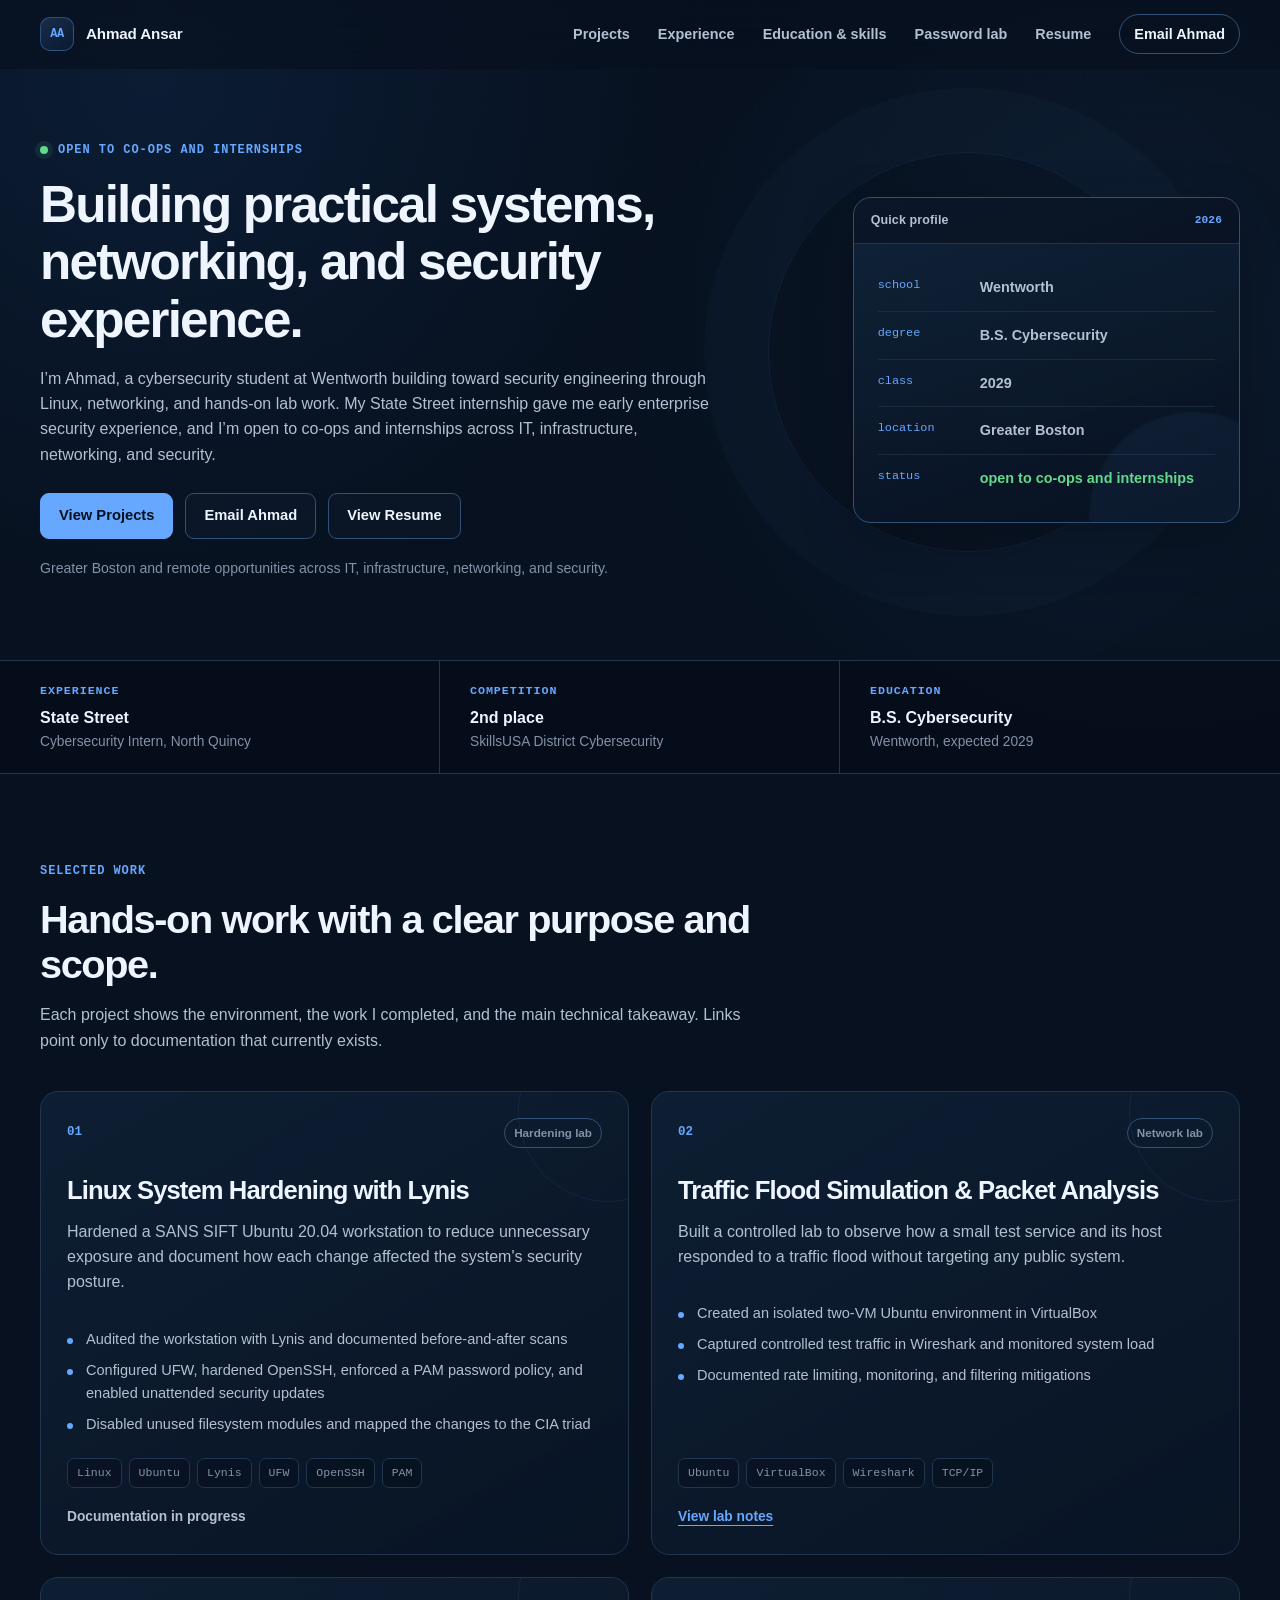
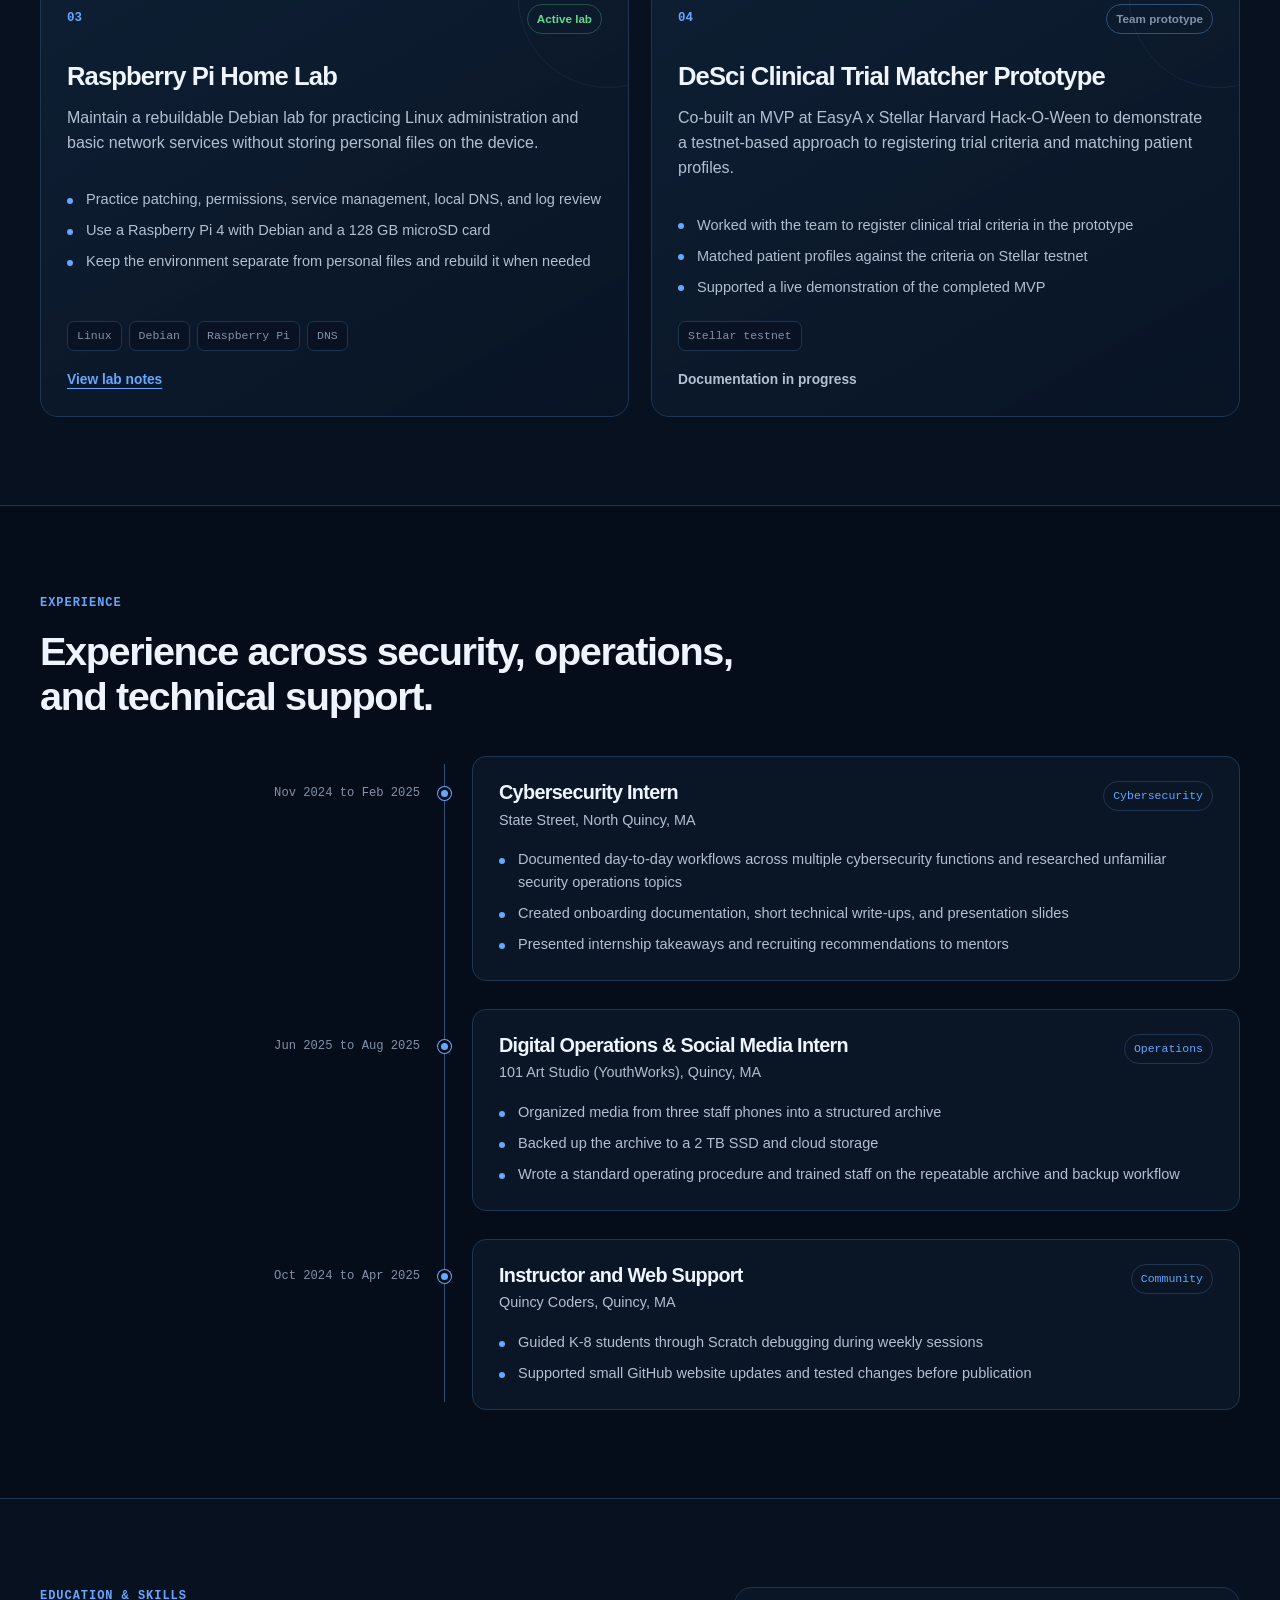
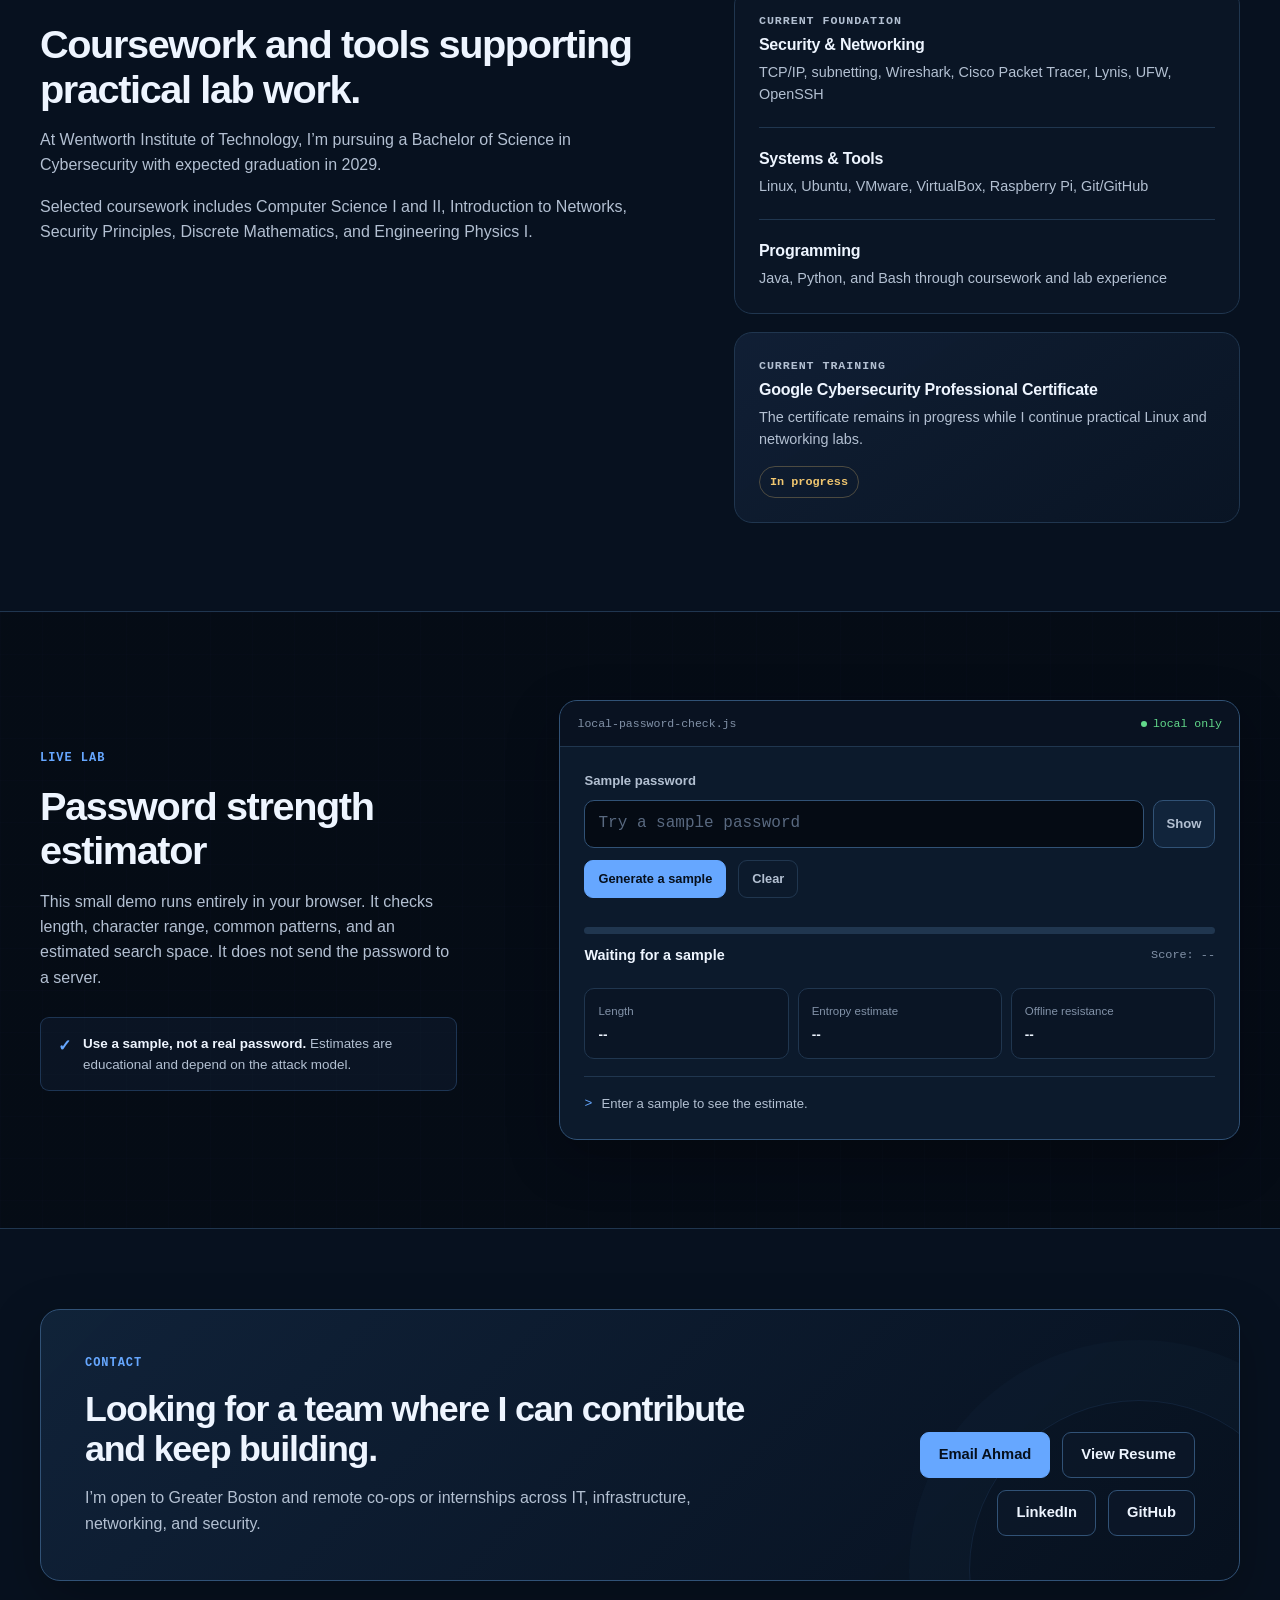
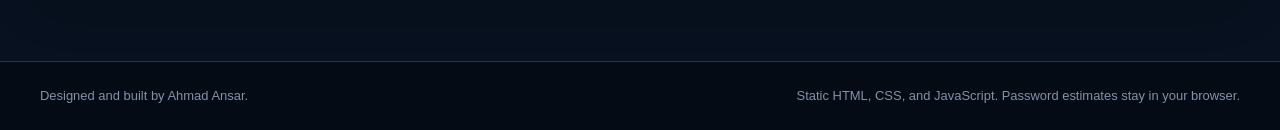
<file: index.html>
<!DOCTYPE html>
<html lang="en">
<head>
  <meta charset="utf-8">
  <meta name="viewport" content="width=device-width, initial-scale=1">
  <meta name="description" content="Ahmad Ansar is a Wentworth cybersecurity student building practical experience through Linux, networking, security labs, and early enterprise security work.">
  <meta name="author" content="Ahmad Ansar">
  <meta name="robots" content="index, follow">
  <meta name="referrer" content="strict-origin-when-cross-origin">
  <meta name="theme-color" content="#07111f">
  <meta name="color-scheme" content="dark">
  <meta property="og:title" content="Ahmad Ansar | Cybersecurity Student">
  <meta property="og:description" content="Building practical systems, networking, and security experience at Wentworth Institute of Technology.">
  <meta property="og:type" content="website">
  <meta property="og:url" content="https://ahmadansar.me/">
  <meta property="og:site_name" content="Ahmad Ansar">
  <meta property="og:locale" content="en_US">
  <meta property="og:image" content="https://ahmadansar.me/og-image.png">
  <meta property="og:image:width" content="1200">
  <meta property="og:image:height" content="630">
  <meta property="og:image:alt" content="Ahmad Ansar. Cybersecurity student at Wentworth. Linux, networking and security projects.">
  <meta name="twitter:card" content="summary_large_image">
  <meta name="twitter:title" content="Ahmad Ansar | Cybersecurity Student">
  <meta name="twitter:description" content="Building practical systems, networking, and security experience at Wentworth Institute of Technology.">
  <meta name="twitter:image" content="https://ahmadansar.me/og-image.png">
  <meta name="twitter:image:alt" content="Ahmad Ansar. Cybersecurity student at Wentworth. Linux, networking and security projects.">
  <link rel="canonical" href="https://ahmadansar.me/">
  <link rel="icon" href="/favicon.svg" type="image/svg+xml">
  <link rel="stylesheet" href="/styles.css">
  <script src="/app.js" defer></script>
  <title>Ahmad Ansar | Cybersecurity Student</title>
</head>
<body>
  <a class="skip-link" href="#main">Skip to main content</a>

  <header class="site-header" data-header>
    <div class="shell nav-wrap">
      <a class="brand" href="#top" aria-label="Ahmad Ansar, home">
        <span class="brand-mark" aria-hidden="true">AA</span>
        <span>Ahmad Ansar</span>
      </a>

      <button class="menu-button" type="button" aria-expanded="false" aria-controls="site-nav" data-menu-button>
        <span class="sr-only" data-menu-label>Open navigation</span>
        <span aria-hidden="true"></span>
        <span aria-hidden="true"></span>
      </button>

      <nav id="site-nav" class="site-nav" aria-label="Primary navigation" data-menu>
        <a href="#work">Projects</a>
        <a href="#experience">Experience</a>
        <a href="#about">Education &amp; skills</a>
        <a href="#lab">Password lab</a>
        <a href="/Ahmad_Ansar_Resume_Public.pdf">Resume</a>
        <!--email_off--><a class="nav-contact" href="mailto:ahmad@ahmadansar.me">Email Ahmad</a><!--/email_off-->
      </nav>
    </div>
  </header>

  <main id="main">
    <section class="hero" id="top" aria-labelledby="hero-title">
      <div class="hero-grid" aria-hidden="true"></div>
      <div class="shell hero-layout">
        <div class="hero-copy reveal">
          <p class="eyebrow"><span class="status-dot"></span> Open to co-ops and internships</p>
          <h1 id="hero-title">Building practical systems, networking, and security experience.</h1>
          <p class="hero-text">
            I’m Ahmad, a cybersecurity student at Wentworth building toward security engineering through Linux, networking, and hands-on lab work. My State Street internship gave me early enterprise security experience, and I’m open to co-ops and internships across IT, infrastructure, networking, and security.
          </p>
          <div class="hero-actions">
            <a class="button button-primary" href="#work">View Projects</a>
            <!--email_off--><a class="button button-secondary" href="mailto:ahmad@ahmadansar.me">Email Ahmad</a><!--/email_off-->
            <a class="button button-secondary" href="/Ahmad_Ansar_Resume_Public.pdf">View Resume</a>
          </div>
          <p class="role-note">Greater Boston and remote opportunities across IT, infrastructure, networking, and security.</p>
        </div>

        <aside class="snapshot reveal" aria-label="Student profile summary">
          <div class="snapshot-header">
            <span>Quick profile</span>
            <span>2026</span>
          </div>
          <dl class="snapshot-list">
            <div>
              <dt>school</dt>
              <dd>Wentworth</dd>
            </div>
            <div>
              <dt>degree</dt>
              <dd>B.S. Cybersecurity</dd>
            </div>
            <div>
              <dt>class</dt>
              <dd>2029</dd>
            </div>
            <div>
              <dt>location</dt>
              <dd>Greater Boston</dd>
            </div>
            <div>
              <dt>status</dt>
              <dd class="available">open to co-ops and internships</dd>
            </div>
          </dl>
        </aside>
      </div>
    </section>

    <section class="proof-strip" aria-label="Highlights">
      <div class="shell proof-grid">
        <div>
          <span class="proof-label">Experience</span>
          <strong>State Street</strong>
          <span>Cybersecurity Intern, North Quincy</span>
        </div>
        <div>
          <span class="proof-label">Competition</span>
          <strong>2nd place</strong>
          <span>SkillsUSA District Cybersecurity</span>
        </div>
        <div>
          <span class="proof-label">Education</span>
          <strong>B.S. Cybersecurity</strong>
          <span>Wentworth, expected 2029</span>
        </div>
      </div>
    </section>

    <section class="section" id="work" aria-labelledby="work-title">
      <div class="shell">
        <div class="section-heading reveal">
          <p class="section-kicker">Selected work</p>
          <h2 id="work-title">Hands-on work with a clear purpose and scope.</h2>
          <p>Each project shows the environment, the work I completed, and the main technical takeaway. Links point only to documentation that currently exists.</p>
        </div>

        <div class="project-grid">
          <article class="project-card reveal">
            <div class="project-topline">
              <span class="project-number">01</span>
              <span class="project-state">Hardening lab</span>
            </div>
            <h3>Linux System Hardening with Lynis</h3>
            <p>Hardened a SANS SIFT Ubuntu 20.04 workstation to reduce unnecessary exposure and document how each change affected the system's security posture.</p>
            <ul class="detail-list">
              <li>Audited the workstation with Lynis and documented before-and-after scans</li>
              <li>Configured UFW, hardened OpenSSH, enforced a PAM password policy, and enabled unattended security updates</li>
              <li>Disabled unused filesystem modules and mapped the changes to the CIA triad</li>
            </ul>
            <ul class="tag-row" aria-label="Tools used">
              <li>Linux</li><li>Ubuntu</li><li>Lynis</li><li>UFW</li><li>OpenSSH</li><li>PAM</li>
            </ul>
            <p class="project-evidence project-evidence-muted">Documentation in progress</p>
          </article>

          <article class="project-card reveal">
            <div class="project-topline">
              <span class="project-number">02</span>
              <span class="project-state">Network lab</span>
            </div>
            <h3>Traffic Flood Simulation &amp; Packet Analysis</h3>
            <p>Built a controlled lab to observe how a small test service and its host responded to a traffic flood without targeting any public system.</p>
            <ul class="detail-list">
              <li>Created an isolated two-VM Ubuntu environment in VirtualBox</li>
              <li>Captured controlled test traffic in Wireshark and monitored system load</li>
              <li>Documented rate limiting, monitoring, and filtering mitigations</li>
            </ul>
            <ul class="tag-row" aria-label="Tools used">
              <li>Ubuntu</li><li>VirtualBox</li><li>Wireshark</li><li>TCP/IP</li>
            </ul>
            <a class="project-evidence" href="https://github.com/ahmad-ansar/traffic-flood-lab" target="_blank" rel="noopener noreferrer">View lab notes</a>
          </article>

          <article class="project-card reveal">
            <div class="project-topline">
              <span class="project-number">03</span>
              <span class="project-state active">Active lab</span>
            </div>
            <h3>Raspberry Pi Home Lab</h3>
            <p>Maintain a rebuildable Debian lab for practicing Linux administration and basic network services without storing personal files on the device.</p>
            <ul class="detail-list">
              <li>Practice patching, permissions, service management, local DNS, and log review</li>
              <li>Use a Raspberry Pi 4 with Debian and a 128 GB microSD card</li>
              <li>Keep the environment separate from personal files and rebuild it when needed</li>
            </ul>
            <ul class="tag-row" aria-label="Tools used">
              <li>Linux</li><li>Debian</li><li>Raspberry Pi</li><li>DNS</li>
            </ul>
            <a class="project-evidence" href="https://github.com/ahmad-ansar/raspberry-pi-homelab" target="_blank" rel="noopener noreferrer">View lab notes</a>
          </article>

          <article class="project-card reveal">
            <div class="project-topline">
              <span class="project-number">04</span>
              <span class="project-state">Team prototype</span>
            </div>
            <h3>DeSci Clinical Trial Matcher Prototype</h3>
            <p>Co-built an MVP at EasyA x Stellar Harvard Hack-O-Ween to demonstrate a testnet-based approach to registering trial criteria and matching patient profiles.</p>
            <ul class="detail-list">
              <li>Worked with the team to register clinical trial criteria in the prototype</li>
              <li>Matched patient profiles against the criteria on Stellar testnet</li>
              <li>Supported a live demonstration of the completed MVP</li>
            </ul>
            <ul class="tag-row" aria-label="Tools used">
              <li>Stellar testnet</li>
            </ul>
            <p class="project-evidence project-evidence-muted">Documentation in progress</p>
          </article>
        </div>
      </div>
    </section>

    <section class="section section-muted" id="experience" aria-labelledby="experience-title">
      <div class="shell">
        <div class="section-heading reveal">
          <p class="section-kicker">Experience</p>
          <h2 id="experience-title">Experience across security, operations, and technical support.</h2>
        </div>

        <div class="timeline">
          <article class="timeline-item reveal">
            <div class="timeline-marker" aria-hidden="true"></div>
            <div class="timeline-date">Nov 2024 to Feb 2025</div>
            <div class="timeline-card">
              <div class="timeline-heading">
                <div>
                  <h3>Cybersecurity Intern</h3>
                  <p>State Street, North Quincy, MA</p>
                </div>
                <span>Cybersecurity</span>
              </div>
              <ul class="detail-list">
                <li>Documented day-to-day workflows across multiple cybersecurity functions and researched unfamiliar security operations topics</li>
                <li>Created onboarding documentation, short technical write-ups, and presentation slides</li>
                <li>Presented internship takeaways and recruiting recommendations to mentors</li>
              </ul>
            </div>
          </article>

          <article class="timeline-item reveal">
            <div class="timeline-marker" aria-hidden="true"></div>
            <div class="timeline-date">Jun 2025 to Aug 2025</div>
            <div class="timeline-card">
              <div class="timeline-heading">
                <div>
                  <h3>Digital Operations &amp; Social Media Intern</h3>
                  <p>101 Art Studio (YouthWorks), Quincy, MA</p>
                </div>
                <span>Operations</span>
              </div>
              <ul class="detail-list">
                <li>Organized media from three staff phones into a structured archive</li>
                <li>Backed up the archive to a 2 TB SSD and cloud storage</li>
                <li>Wrote a standard operating procedure and trained staff on the repeatable archive and backup workflow</li>
              </ul>
            </div>
          </article>

          <article class="timeline-item reveal">
            <div class="timeline-marker" aria-hidden="true"></div>
            <div class="timeline-date">Oct 2024 to Apr 2025</div>
            <div class="timeline-card">
              <div class="timeline-heading">
                <div>
                  <h3>Instructor and Web Support</h3>
                  <p>Quincy Coders, Quincy, MA</p>
                </div>
                <span>Community</span>
              </div>
              <ul class="detail-list">
                <li>Guided K-8 students through Scratch debugging during weekly sessions</li>
                <li>Supported small GitHub website updates and tested changes before publication</li>
              </ul>
            </div>
          </article>
        </div>
      </div>
    </section>

    <section class="section" id="about" aria-labelledby="about-title">
      <div class="shell about-layout">
        <div class="section-heading reveal">
          <p class="section-kicker">Education &amp; skills</p>
          <h2 id="about-title">Coursework and tools supporting practical lab work.</h2>
          <p>At Wentworth Institute of Technology, I’m pursuing a Bachelor of Science in Cybersecurity with expected graduation in 2029.</p>
          <p>Selected coursework includes Computer Science I and II, Introduction to Networks, Security Principles, Discrete Mathematics, and Engineering Physics I.</p>
        </div>

        <div class="about-panels">
          <article class="info-panel reveal">
            <p class="panel-label">Current foundation</p>
            <div class="skill-groups">
              <div>
                <h3>Security &amp; Networking</h3>
                <p>TCP/IP, subnetting, Wireshark, Cisco Packet Tracer, Lynis, UFW, OpenSSH</p>
              </div>
              <div>
                <h3>Systems &amp; Tools</h3>
                <p>Linux, Ubuntu, VMware, VirtualBox, Raspberry Pi, Git/GitHub</p>
              </div>
              <div>
                <h3>Programming</h3>
                <p>Java, Python, and Bash through coursework and lab experience</p>
              </div>
            </div>
          </article>

          <article class="info-panel focus-panel reveal">
            <p class="panel-label">Current training</p>
            <h3>Google Cybersecurity Professional Certificate</h3>
            <p>The certificate remains in progress while I continue practical Linux and networking labs.</p>
            <span class="status-label">In progress</span>
          </article>
        </div>
      </div>
    </section>

    <section class="section section-lab" id="lab" aria-labelledby="lab-title">
      <div class="shell lab-layout">
        <div class="lab-copy reveal">
          <p class="section-kicker">Live lab</p>
          <h2 id="lab-title">Password strength estimator</h2>
          <p>This small demo runs entirely in your browser. It checks length, character range, common patterns, and an estimated search space. It does not send the password to a server.</p>
          <div class="privacy-note">
            <span aria-hidden="true">✓</span>
            <p id="password-privacy-note"><strong>Use a sample, not a real password.</strong> Estimates are educational and depend on the attack model.</p>
          </div>
        </div>

        <div class="analyzer reveal" data-analyzer>
          <div class="analyzer-bar">
            <span>local-password-check.js</span>
            <span class="local-badge"><span></span> local only</span>
          </div>
          <div class="analyzer-body">
            <label for="password-input">Sample password</label>
            <div class="password-row">
              <input id="password-input" type="password" autocomplete="off" autocapitalize="none" autocorrect="off" spellcheck="false" maxlength="128" aria-autocomplete="none" aria-describedby="password-privacy-note" placeholder="Try a sample password" data-password-input data-private-input>
              <button type="button" class="text-button" aria-pressed="false" data-password-toggle>Show</button>
            </div>
            <div class="analyzer-actions">
              <button type="button" class="button button-small button-primary" data-generate>Generate a sample</button>
              <button type="button" class="button button-small button-quiet" data-clear>Clear</button>
            </div>

            <div class="strength-track" aria-hidden="true"><span class="strength-fill strength-0 tone-very-weak" data-strength-bar></span></div>
            <div class="strength-heading" aria-live="polite">
              <strong class="strength-label" data-strength-label>Waiting for a sample</strong>
              <span data-score>Score: --</span>
            </div>

            <dl class="metric-grid">
              <div><dt>Length</dt><dd data-length>--</dd></div>
              <div><dt>Entropy estimate</dt><dd data-entropy>--</dd></div>
              <div><dt>Offline resistance</dt><dd data-crack-time>--</dd></div>
            </dl>

            <ul class="feedback" data-feedback aria-live="polite">
              <li>Enter a sample to see the estimate.</li>
            </ul>
          </div>
        </div>
      </div>
    </section>

    <section class="contact-section" id="contact" aria-labelledby="contact-title">
      <div class="shell contact-card reveal">
        <div>
          <p class="section-kicker">Contact</p>
          <h2 id="contact-title">Looking for a team where I can contribute and keep building.</h2>
          <p>I’m open to Greater Boston and remote co-ops or internships across IT, infrastructure, networking, and security.</p>
        </div>
        <div class="contact-actions">
          <!--email_off--><a class="button button-primary" href="mailto:ahmad@ahmadansar.me">Email Ahmad</a><!--/email_off-->
          <a class="button button-secondary" href="/Ahmad_Ansar_Resume_Public.pdf">View Resume</a>
          <a class="button button-secondary" href="https://linkedin.com/in/ahmadansar" target="_blank" rel="noopener noreferrer">LinkedIn</a>
          <a class="button button-secondary" href="https://github.com/ahmad-ansar" target="_blank" rel="noopener noreferrer">GitHub</a>
        </div>
      </div>
    </section>
  </main>

  <footer class="site-footer">
    <div class="shell footer-wrap">
      <p>Designed and built by Ahmad Ansar.</p>
      <p>Static HTML, CSS, and JavaScript. Password estimates stay in your browser.</p>
    </div>
  </footer>
</body>
</html>
</file>
<file: styles.css>
:root {
  --ink: #eef5ff;
  --ink-soft: #b3c0d2;
  --ink-faint: #8292a8;
  --page: #07111f;
  --page-deep: #050b14;
  --surface: #0c1a2c;
  --surface-raised: #11243b;
  --surface-soft: #0a1525;
  --line: #20364f;
  --line-bright: #315276;
  --blue: #66a7ff;
  --blue-strong: #2f80e8;
  --green: #62d98b;
  --yellow: #f0c66f;
  --red: #ff7b72;
  --shadow: 0 18px 52px rgb(0 0 0 / 26%);
  --radius-lg: 18px;
  --radius-md: 14px;
  --radius-sm: 9px;
  --shell: 1200px;
}

*,
*::before,
*::after {
  box-sizing: border-box;
}

html {
  scroll-behavior: smooth;
  scroll-padding-top: 88px;
}

body {
  margin: 0;
  min-width: 320px;
  background: var(--page);
  color: var(--ink);
  font-family: Inter, ui-sans-serif, -apple-system, BlinkMacSystemFont, "Segoe UI", sans-serif;
  font-size: 16px;
  line-height: 1.58;
  text-rendering: optimizeLegibility;
  -webkit-font-smoothing: antialiased;
}

body::before {
  position: fixed;
  inset: 0;
  z-index: -2;
  background:
    radial-gradient(circle at 12% 8%, rgb(47 128 232 / 10%), transparent 34rem),
    radial-gradient(circle at 90% 35%, rgb(102 167 255 / 5%), transparent 30rem),
    var(--page);
  content: "";
  pointer-events: none;
}

a {
  color: inherit;
}

button,
input {
  color: inherit;
  font: inherit;
}

button,
a {
  -webkit-tap-highlight-color: transparent;
}

button:focus-visible,
a:focus-visible,
input:focus-visible {
  outline: 3px solid rgb(104 169 255 / 42%);
  outline-offset: 3px;
}

h1,
h2,
h3,
p {
  margin-top: 0;
}

h1,
h2,
h3 {
  line-height: 1.12;
  letter-spacing: -0.035em;
}

h1 {
  max-width: 720px;
  margin-bottom: 18px;
  font-size: clamp(2.6rem, 4vw, 4rem);
  font-weight: 730;
}

h2 {
  max-width: 760px;
  margin-bottom: 16px;
  font-size: clamp(1.9rem, 3.1vw, 3rem);
  font-weight: 700;
}

h3 {
  font-size: 1.24rem;
}

.shell {
  width: min(calc(100% - 40px), var(--shell));
  margin-inline: auto;
}

.sr-only {
  position: absolute;
  width: 1px;
  height: 1px;
  padding: 0;
  margin: -1px;
  overflow: hidden;
  clip: rect(0, 0, 0, 0);
  white-space: nowrap;
  border: 0;
}

.skip-link {
  position: fixed;
  top: 12px;
  left: 12px;
  z-index: 1000;
  padding: 10px 15px;
  border-radius: var(--radius-sm);
  background: var(--ink);
  color: var(--page);
  font-weight: 700;
  text-decoration: none;
  transform: translateY(-150%);
  transition: transform 160ms ease;
}

.skip-link:focus {
  transform: translateY(0);
}

.site-header {
  position: fixed;
  inset: 0 0 auto;
  z-index: 100;
  border-bottom: 1px solid transparent;
  background: rgb(8 17 31 / 70%);
  -webkit-backdrop-filter: blur(18px);
  backdrop-filter: blur(18px);
  transition: border-color 180ms ease, background 180ms ease;
}

.site-header.scrolled {
  border-bottom-color: rgb(33 51 75 / 78%);
  background: rgb(8 17 31 / 91%);
}

.nav-wrap {
  display: flex;
  min-height: 68px;
  align-items: center;
  justify-content: space-between;
  gap: 28px;
}

.brand {
  display: inline-flex;
  align-items: center;
  gap: 12px;
  font-size: 0.95rem;
  font-weight: 720;
  letter-spacing: -0.01em;
  text-decoration: none;
}

.brand-mark {
  display: grid;
  width: 34px;
  height: 34px;
  place-items: center;
  border: 1px solid rgb(104 169 255 / 34%);
  border-radius: 10px;
  background: linear-gradient(145deg, rgb(102 167 255 / 18%), rgb(47 128 232 / 7%));
  color: var(--blue);
  font-family: "SFMono-Regular", Consolas, "Liberation Mono", monospace;
  font-size: 0.75rem;
  letter-spacing: -0.04em;
}

.site-nav {
  display: flex;
  align-items: center;
  gap: 28px;
}

.site-nav a {
  color: var(--ink-soft);
  font-size: 0.9rem;
  font-weight: 620;
  text-decoration: none;
  transition: color 150ms ease;
}

.site-nav a:hover {
  color: var(--ink);
}

.site-nav .nav-contact {
  padding: 8px 14px;
  border: 1px solid var(--line-bright);
  border-radius: 999px;
  color: var(--ink);
}

.site-nav .nav-contact:hover {
  border-color: var(--blue);
  color: var(--blue);
}

.menu-button {
  display: none;
  width: 44px;
  height: 44px;
  padding: 0;
  border: 1px solid var(--line);
  border-radius: 12px;
  background: var(--surface);
  cursor: pointer;
}

.menu-button span:not(.sr-only) {
  display: block;
  width: 18px;
  height: 2px;
  margin: 5px auto;
  border-radius: 2px;
  background: currentColor;
  transition: transform 180ms ease;
}

.menu-button[aria-expanded="true"] span:nth-child(2) {
  transform: translateY(3.5px) rotate(45deg);
}

.menu-button[aria-expanded="true"] span:nth-child(3) {
  transform: translateY(-3.5px) rotate(-45deg);
}

.hero {
  position: relative;
  display: grid;
  min-height: 660px;
  overflow: hidden;
  align-items: center;
  padding: 116px 0 56px;
}

.hero::after {
  position: absolute;
  top: 23%;
  left: 60%;
  width: 400px;
  height: 400px;
  border: 1px solid rgb(104 169 255 / 10%);
  border-radius: 50%;
  box-shadow:
    0 0 0 64px rgb(104 169 255 / 2.2%),
    0 0 0 128px rgb(104 169 255 / 1.3%);
  content: "";
  pointer-events: none;
}

.hero-grid {
  position: absolute;
  inset: 0;
  z-index: -1;
  opacity: 0.35;
  background-image:
    linear-gradient(rgb(104 169 255 / 4%) 1px, transparent 1px),
    linear-gradient(90deg, rgb(104 169 255 / 4%) 1px, transparent 1px);
  background-size: 54px 54px;
  -webkit-mask-image: linear-gradient(to bottom, black, transparent 80%);
  mask-image: linear-gradient(to bottom, black, transparent 80%);
}

.hero-layout {
  display: grid;
  grid-template-columns: minmax(0, 1.45fr) minmax(320px, 0.75fr);
  gap: clamp(42px, 5vw, 64px);
  align-items: center;
}

.eyebrow,
.section-kicker {
  display: flex;
  align-items: center;
  gap: 10px;
  margin-bottom: 16px;
  color: var(--blue);
  font-family: "SFMono-Regular", Consolas, "Liberation Mono", monospace;
  font-size: 0.75rem;
  font-weight: 700;
  letter-spacing: 0.08em;
  text-transform: uppercase;
}

.status-dot {
  display: inline-block;
  width: 8px;
  height: 8px;
  border-radius: 50%;
  background: var(--green);
  box-shadow: 0 0 0 5px rgb(98 217 139 / 10%);
  animation: status-pulse 2.6s ease-in-out infinite;
}

@keyframes status-pulse {
  50% { box-shadow: 0 0 0 10px rgb(98 217 139 / 0%); }
}

.hero-text {
  max-width: 680px;
  margin-bottom: 26px;
  color: var(--ink-soft);
  font-size: clamp(1rem, 1.1vw, 1.08rem);
}

.hero-actions,
.contact-actions,
.analyzer-actions {
  display: flex;
  flex-wrap: wrap;
  gap: 12px;
}

.button {
  display: inline-flex;
  min-height: 46px;
  align-items: center;
  justify-content: center;
  padding: 10px 18px;
  border: 1px solid transparent;
  border-radius: 9px;
  font-size: 0.92rem;
  font-weight: 720;
  text-decoration: none;
  transition: transform 150ms ease, border-color 150ms ease, background 150ms ease, color 150ms ease;
}

.button:hover {
  transform: translateY(-2px);
}

.button-primary {
  border-color: var(--blue);
  background: var(--blue);
  color: #06101d;
}

.button-primary:hover {
  border-color: #8cc0ff;
  background: #8cc0ff;
}

.button-secondary {
  border-color: var(--line-bright);
  background: rgb(13 25 42 / 62%);
  color: var(--ink);
}

.button-secondary:hover {
  border-color: var(--blue);
  color: var(--blue);
}

.button-small {
  min-height: 38px;
  padding: 7px 13px;
  font-size: 0.8rem;
  cursor: pointer;
}

.button-quiet {
  border-color: var(--line);
  background: transparent;
  color: var(--ink-soft);
}

.role-note {
  max-width: 680px;
  margin: 18px 0 0;
  color: var(--ink-faint);
  font-size: 0.88rem;
}

.snapshot {
  position: relative;
  z-index: 1;
  overflow: hidden;
  border: 1px solid var(--line-bright);
  border-radius: var(--radius-lg);
  background: linear-gradient(160deg, rgb(17 36 59 / 94%), rgb(7 17 31 / 97%));
  box-shadow: var(--shadow);
}

.snapshot::after {
  position: absolute;
  inset: auto -60px -100px auto;
  width: 210px;
  height: 210px;
  border-radius: 50%;
  background: rgb(102 167 255 / 6%);
  content: "";
  filter: blur(1px);
}

.snapshot-header,
.analyzer-bar {
  display: flex;
  min-height: 46px;
  align-items: center;
  justify-content: space-between;
  padding: 0 17px;
  border-bottom: 1px solid var(--line);
  background: rgb(5 11 20 / 45%);
  color: var(--ink-faint);
  font-family: "SFMono-Regular", Consolas, "Liberation Mono", monospace;
  font-size: 0.72rem;
}

.snapshot-header {
  color: var(--ink-soft);
  font-family: inherit;
  font-size: 0.78rem;
  font-weight: 700;
  letter-spacing: 0.01em;
}

.snapshot-header span:last-child {
  color: var(--blue);
  font-family: "SFMono-Regular", Consolas, "Liberation Mono", monospace;
  font-size: 0.7rem;
  font-weight: 600;
}

.snapshot-list {
  position: relative;
  z-index: 1;
  margin: 0;
  padding: 20px 24px;
}

.snapshot-list > div {
  display: grid;
  grid-template-columns: 88px 1fr;
  gap: 14px;
  padding: 12px 0;
  border-bottom: 1px solid rgb(33 51 75 / 70%);
}

.snapshot-list > div:last-child {
  border-bottom: 0;
}

.snapshot-list dt,
.snapshot-list dd {
  margin: 0;
}

.snapshot-list dt {
  color: var(--blue);
  font-family: "SFMono-Regular", Consolas, "Liberation Mono", monospace;
  font-size: 0.74rem;
}

.snapshot-list dd {
  color: var(--ink-soft);
  font-size: 0.9rem;
  font-weight: 650;
}

.snapshot-list dd.available {
  color: var(--green);
}

.proof-strip {
  border-block: 1px solid var(--line);
  background: rgb(5 11 20 / 45%);
}

.proof-grid {
  display: grid;
  grid-template-columns: repeat(3, 1fr);
}

.proof-grid > div {
  display: flex;
  min-height: 104px;
  flex-direction: column;
  justify-content: center;
  padding: 21px 30px;
  border-right: 1px solid var(--line);
}

.proof-grid > div:first-child {
  padding-left: 0;
}

.proof-grid > div:last-child {
  padding-right: 0;
  border-right: 0;
}

.proof-label,
.panel-label {
  margin-bottom: 5px;
  color: var(--blue);
  font-family: "SFMono-Regular", Consolas, "Liberation Mono", monospace;
  font-size: 0.73rem;
  font-weight: 700;
  letter-spacing: 0.08em;
  text-transform: uppercase;
}

.proof-grid strong {
  font-size: 1rem;
}

.proof-grid span:last-child {
  color: var(--ink-faint);
  font-size: 0.86rem;
}

.section {
  padding: 88px 0;
}

.section-muted {
  border-block: 1px solid var(--line);
  background: rgb(5 11 20 / 42%);
}

.section-heading {
  max-width: 780px;
  margin-bottom: 38px;
}

.section-heading > p:not(.section-kicker) {
  max-width: 730px;
  color: var(--ink-soft);
  font-size: 1rem;
}

.section-heading > p:last-child {
  margin-bottom: 0;
}

.project-grid {
  display: grid;
  grid-template-columns: repeat(2, minmax(0, 1fr));
  gap: 22px;
}

.project-card {
  position: relative;
  display: flex;
  min-height: 430px;
  flex-direction: column;
  padding: 26px;
  overflow: hidden;
  border: 1px solid var(--line);
  border-radius: var(--radius-lg);
  background: linear-gradient(150deg, rgb(17 36 59 / 72%), rgb(9 21 37 / 92%));
  transition: transform 180ms ease, border-color 180ms ease;
}

.project-card:hover {
  border-color: var(--line-bright);
  transform: translateY(-4px);
}

.project-card::after {
  position: absolute;
  top: -70px;
  right: -70px;
  width: 180px;
  height: 180px;
  border: 1px solid rgb(104 169 255 / 9%);
  border-radius: 50%;
  content: "";
}

.project-topline {
  position: relative;
  z-index: 1;
  display: flex;
  align-items: center;
  justify-content: space-between;
  margin-bottom: 28px;
}

.project-number {
  color: var(--blue);
  font-family: "SFMono-Regular", Consolas, "Liberation Mono", monospace;
  font-size: 0.78rem;
  font-weight: 700;
}

.project-state {
  padding: 5px 9px;
  border: 1px solid var(--line-bright);
  border-radius: 999px;
  color: var(--ink-faint);
  font-size: 0.73rem;
  font-weight: 700;
}

.project-state.active {
  border-color: rgb(98 217 139 / 28%);
  color: var(--green);
}

.project-card h3 {
  position: relative;
  z-index: 1;
  margin-bottom: 14px;
  font-size: clamp(1.4rem, 2vw, 1.72rem);
}

.project-card > p {
  position: relative;
  z-index: 1;
  color: var(--ink-soft);
}

.detail-list {
  position: relative;
  z-index: 1;
  display: grid;
  gap: 8px;
  padding: 0;
  margin: 17px 0 22px;
  list-style: none;
}

.detail-list li {
  position: relative;
  padding-left: 19px;
  color: var(--ink-soft);
  font-size: 0.91rem;
}

.detail-list li::before {
  position: absolute;
  top: 0.68em;
  left: 0;
  width: 6px;
  height: 6px;
  border-radius: 50%;
  background: var(--blue);
  content: "";
}

.tag-row {
  position: relative;
  z-index: 1;
  display: flex;
  flex-wrap: wrap;
  gap: 7px;
  margin-top: auto;
  margin-bottom: 0;
  padding: 0;
  list-style: none;
}

.tag-row li {
  padding: 5px 9px;
  border: 1px solid var(--line);
  border-radius: 7px;
  background: rgb(5 11 20 / 35%);
  color: var(--ink-faint);
  font-family: "SFMono-Regular", Consolas, "Liberation Mono", monospace;
  font-size: 0.72rem;
}

.project-evidence {
  position: relative;
  z-index: 1;
  align-self: flex-start;
  margin-top: 18px;
  color: var(--blue);
  font-size: 0.86rem;
  font-weight: 700;
  text-underline-offset: 4px;
}

.project-evidence:hover {
  color: var(--ink);
}

.project-evidence-muted {
  margin-bottom: 0;
  color: var(--ink-faint);
  font-weight: 600;
}

.timeline {
  position: relative;
  max-width: 970px;
  margin-left: auto;
}

.timeline::before {
  position: absolute;
  top: 8px;
  bottom: 8px;
  left: 174px;
  width: 1px;
  background: var(--line-bright);
  content: "";
}

.timeline-item {
  position: relative;
  display: grid;
  grid-template-columns: 150px 1fr;
  gap: 52px;
  margin-bottom: 28px;
}

.timeline-item:last-child {
  margin-bottom: 0;
}

.timeline-marker {
  position: absolute;
  top: 31px;
  left: 168px;
  z-index: 1;
  width: 13px;
  height: 13px;
  border: 3px solid var(--page-deep);
  border-radius: 50%;
  background: var(--blue);
  box-shadow: 0 0 0 1px var(--blue);
}

.timeline-date {
  padding-top: 28px;
  color: var(--ink-faint);
  font-family: "SFMono-Regular", Consolas, "Liberation Mono", monospace;
  font-size: 0.76rem;
  text-align: right;
}

.timeline-card {
  padding: 24px 26px;
  border: 1px solid var(--line);
  border-radius: var(--radius-md);
  background: var(--surface-soft);
}

.timeline-heading {
  display: flex;
  align-items: flex-start;
  justify-content: space-between;
  gap: 20px;
}

.timeline-heading h3 {
  margin-bottom: 5px;
}

.timeline-heading p {
  margin: 0;
  color: var(--ink-soft);
  font-size: 0.9rem;
}

.timeline-heading > span {
  padding: 5px 9px;
  border: 1px solid var(--line);
  border-radius: 999px;
  color: var(--blue);
  font-family: "SFMono-Regular", Consolas, "Liberation Mono", monospace;
  font-size: 0.72rem;
}

.timeline-card .detail-list {
  margin-bottom: 0;
}

.about-layout {
  display: grid;
  grid-template-columns: minmax(0, 1fr) minmax(370px, 0.82fr);
  gap: clamp(48px, 6vw, 82px);
  align-items: start;
}

.about-layout .section-heading {
  position: static;
  margin-bottom: 0;
}

.about-panels {
  display: grid;
  gap: 18px;
}

.info-panel {
  padding: 24px;
  border: 1px solid var(--line);
  border-radius: var(--radius-lg);
  background: var(--surface-soft);
}

.info-panel h3 {
  margin-bottom: 7px;
  font-size: 1rem;
  letter-spacing: -0.015em;
}

.info-panel p {
  color: var(--ink-soft);
}

.skill-groups {
  display: grid;
  gap: 22px;
}

.skill-groups > div {
  padding-bottom: 21px;
  border-bottom: 1px solid var(--line);
}

.skill-groups > div:last-child {
  padding-bottom: 0;
  border-bottom: 0;
}

.skill-groups p {
  margin-bottom: 0;
  font-size: 0.9rem;
}

.focus-panel {
  background: linear-gradient(145deg, rgb(18 33 55 / 90%), rgb(10 21 37 / 92%));
}

.focus-panel > p:not(.panel-label) {
  font-size: 0.9rem;
}

.status-label {
  display: inline-flex;
  padding: 6px 10px;
  border: 1px solid rgb(240 198 111 / 28%);
  border-radius: 999px;
  color: var(--yellow);
  font-family: "SFMono-Regular", Consolas, "Liberation Mono", monospace;
  font-size: 0.74rem;
  font-weight: 700;
}

.section-lab {
  border-block: 1px solid var(--line);
  background:
    linear-gradient(rgb(5 11 20 / 82%), rgb(5 11 20 / 82%)),
    linear-gradient(90deg, rgb(104 169 255 / 6%) 1px, transparent 1px),
    linear-gradient(rgb(104 169 255 / 6%) 1px, transparent 1px);
  background-size: auto, 42px 42px, 42px 42px;
}

.lab-layout {
  display: grid;
  grid-template-columns: 0.76fr 1.24fr;
  gap: clamp(50px, 8vw, 105px);
  align-items: center;
}

.lab-copy > p:not(.section-kicker) {
  color: var(--ink-soft);
}

.privacy-note {
  display: flex;
  gap: 12px;
  margin-top: 27px;
  padding: 15px 17px;
  border: 1px solid rgb(102 167 255 / 22%);
  border-radius: var(--radius-sm);
  background: rgb(102 167 255 / 6%);
}

.privacy-note > span {
  color: var(--blue);
  font-weight: 800;
}

.privacy-note p {
  margin: 0;
  color: var(--ink-soft);
  font-size: 0.84rem;
}

.privacy-note strong {
  color: var(--ink);
}

.analyzer {
  overflow: hidden;
  border: 1px solid var(--line-bright);
  border-radius: var(--radius-lg);
  background: var(--surface);
  box-shadow: var(--shadow);
}

.local-badge {
  display: inline-flex;
  align-items: center;
  gap: 6px;
  color: var(--green);
}

.local-badge > span {
  width: 6px;
  height: 6px;
  border-radius: 50%;
  background: var(--green);
}

.analyzer-body {
  padding: 24px;
}

.analyzer label {
  display: block;
  margin-bottom: 8px;
  color: var(--ink-soft);
  font-size: 0.82rem;
  font-weight: 700;
}

.password-row {
  display: grid;
  grid-template-columns: 1fr auto;
  gap: 9px;
}

.password-row input {
  width: 100%;
  min-width: 0;
  min-height: 48px;
  padding: 10px 13px;
  border: 1px solid var(--line-bright);
  border-radius: 10px;
  outline: none;
  background: var(--page-deep);
  color: var(--ink);
  font-family: "SFMono-Regular", Consolas, "Liberation Mono", monospace;
  font-size: 1rem;
}

.password-row input::placeholder {
  color: #596980;
}

.password-row input:focus {
  border-color: var(--blue);
}

.text-button {
  min-width: 62px;
  border: 1px solid var(--line-bright);
  border-radius: 10px;
  background: var(--surface-raised);
  color: var(--ink-soft);
  font-size: 0.82rem;
  font-weight: 700;
  cursor: pointer;
}

.analyzer-actions {
  margin-top: 12px;
}

.strength-track {
  height: 7px;
  margin: 29px 0 10px;
  overflow: hidden;
  border-radius: 999px;
  background: var(--line);
}

.strength-fill {
  display: block;
  width: 0;
  height: 100%;
  border-radius: inherit;
  background: var(--red);
  transition: width 220ms ease, background 220ms ease;
}

.strength-0 { width: 0; }
.strength-5 { width: 5%; }
.strength-10 { width: 10%; }
.strength-15 { width: 15%; }
.strength-20 { width: 20%; }
.strength-25 { width: 25%; }
.strength-30 { width: 30%; }
.strength-35 { width: 35%; }
.strength-40 { width: 40%; }
.strength-45 { width: 45%; }
.strength-50 { width: 50%; }
.strength-55 { width: 55%; }
.strength-60 { width: 60%; }
.strength-65 { width: 65%; }
.strength-70 { width: 70%; }
.strength-75 { width: 75%; }
.strength-80 { width: 80%; }
.strength-85 { width: 85%; }
.strength-90 { width: 90%; }
.strength-95 { width: 95%; }
.strength-100 { width: 100%; }

.strength-fill.tone-very-weak { background: var(--red); }
.strength-fill.tone-weak { background: #f2a65a; }
.strength-fill.tone-fair { background: var(--yellow); }
.strength-fill.tone-strong { background: var(--green); }
.strength-fill.tone-very-strong { background: var(--green); }

.strength-label.tone-very-weak { color: var(--red); }
.strength-label.tone-weak { color: #f2a65a; }
.strength-label.tone-fair { color: var(--yellow); }
.strength-label.tone-strong { color: var(--green); }
.strength-label.tone-very-strong { color: var(--green); }

.strength-heading {
  display: flex;
  align-items: center;
  justify-content: space-between;
  gap: 16px;
  margin-bottom: 21px;
}

.strength-heading strong {
  font-size: 0.9rem;
}

.strength-heading span {
  color: var(--ink-faint);
  font-family: "SFMono-Regular", Consolas, "Liberation Mono", monospace;
  font-size: 0.74rem;
}

.metric-grid {
  display: grid;
  grid-template-columns: repeat(3, 1fr);
  gap: 9px;
  margin: 0;
}

.metric-grid > div {
  min-width: 0;
  padding: 13px;
  border: 1px solid var(--line);
  border-radius: 10px;
  background: var(--surface-soft);
}

.metric-grid dt {
  margin-bottom: 4px;
  color: var(--ink-faint);
  font-size: 0.72rem;
}

.metric-grid dd {
  margin: 0;
  overflow: hidden;
  font-size: 0.85rem;
  font-weight: 750;
  text-overflow: ellipsis;
  white-space: nowrap;
}

.feedback {
  display: grid;
  gap: 6px;
  padding: 17px 0 0;
  margin: 17px 0 0;
  border-top: 1px solid var(--line);
  list-style: none;
}

.feedback li {
  position: relative;
  padding-left: 17px;
  color: var(--ink-soft);
  font-size: 0.82rem;
}

.feedback li::before {
  position: absolute;
  left: 0;
  color: var(--blue);
  content: ">";
  font-family: "SFMono-Regular", Consolas, "Liberation Mono", monospace;
}

.contact-section {
  padding: 80px 0;
}

.contact-card {
  position: relative;
  display: grid;
  grid-template-columns: 1fr auto;
  gap: 42px;
  align-items: end;
  padding: clamp(28px, 4vw, 44px);
  overflow: hidden;
  border: 1px solid var(--line-bright);
  border-radius: 20px;
  background: linear-gradient(135deg, rgb(17 36 59 / 94%), rgb(7 17 31 / 98%));
  box-shadow: var(--shadow);
}

.contact-card::after {
  position: absolute;
  right: -70px;
  bottom: -160px;
  width: 340px;
  height: 340px;
  border: 1px solid rgb(102 167 255 / 10%);
  border-radius: 50%;
  box-shadow: 0 0 0 60px rgb(102 167 255 / 2.5%);
  content: "";
}

.contact-card > div {
  position: relative;
  z-index: 1;
}

.contact-card h2 {
  max-width: 680px;
  font-size: clamp(1.9rem, 2.8vw, 2.65rem);
}

.contact-card p:not(.section-kicker) {
  max-width: 690px;
  margin-bottom: 0;
  color: var(--ink-soft);
}

.contact-actions {
  max-width: 350px;
  justify-content: flex-end;
}

.site-footer {
  padding: 24px 0;
  border-top: 1px solid var(--line);
  background: var(--page-deep);
}

.footer-wrap {
  display: flex;
  align-items: center;
  justify-content: space-between;
  gap: 20px;
}

.footer-wrap p {
  margin: 0;
  color: var(--ink-faint);
  font-size: 0.81rem;
}

.reveal-enabled .reveal.reveal-pending {
  opacity: 0;
  transform: translateY(14px);
  transition:
    opacity 480ms ease var(--reveal-delay, 0ms),
    transform 480ms cubic-bezier(.2, .7, .2, 1) var(--reveal-delay, 0ms);
}

.reveal-enabled .reveal.reveal-pending.visible {
  opacity: 1;
  transform: translateY(0);
}

.project-card:nth-child(2),
.about-panels > :nth-child(2) {
  --reveal-delay: 55ms;
}

.project-card:nth-child(3) {
  --reveal-delay: 90ms;
}

.project-card:nth-child(4) {
  --reveal-delay: 125ms;
}

.not-found-page {
  display: grid;
  min-height: 100vh;
  grid-template-rows: auto 1fr auto;
}

.not-found-header {
  border-bottom: 1px solid var(--line);
  background: rgb(8 17 31 / 88%);
}

.not-found-main {
  display: grid;
  align-items: center;
  padding: 72px 0;
}

.not-found-card {
  position: relative;
  max-width: 760px;
  padding: clamp(32px, 7vw, 70px);
  overflow: hidden;
  border: 1px solid var(--line-bright);
  border-radius: var(--radius-lg);
  background: linear-gradient(150deg, rgb(18 33 55 / 84%), rgb(10 21 37 / 94%));
  box-shadow: var(--shadow);
}

.not-found-card::after {
  position: absolute;
  top: -110px;
  right: -95px;
  width: 260px;
  height: 260px;
  border: 1px solid rgb(104 169 255 / 12%);
  border-radius: 50%;
  box-shadow: 0 0 0 58px rgb(102 167 255 / 2.5%);
  content: "";
  pointer-events: none;
}

.not-found-card h1 {
  position: relative;
  z-index: 1;
  margin-bottom: 18px;
  font-size: clamp(2.8rem, 8vw, 5rem);
}

.not-found-card > p:not(.section-kicker) {
  position: relative;
  z-index: 1;
  max-width: 520px;
  margin-bottom: 30px;
  color: var(--ink-soft);
  font-size: 1.08rem;
}

.not-found-card .button {
  position: relative;
  z-index: 1;
}

@media (max-width: 960px) {
  .hero-layout,
  .about-layout,
  .lab-layout {
    grid-template-columns: 1fr;
  }

  .hero {
    min-height: auto;
  }

  .snapshot {
    max-width: 520px;
  }

  .hero::after {
    left: 56%;
  }

  .about-layout .section-heading {
    position: static;
  }

  .about-panels {
    grid-template-columns: repeat(2, minmax(0, 1fr));
  }

  .contact-card {
    grid-template-columns: 1fr;
    align-items: start;
  }

  .contact-actions {
    max-width: none;
    justify-content: flex-start;
  }
}

@media (max-width: 820px) {
  .shell {
    width: min(calc(100% - 28px), var(--shell));
  }

  .menu-button {
    display: block;
  }

  .site-nav {
    position: absolute;
    top: calc(100% + 1px);
    right: 14px;
    left: 14px;
    display: none;
    align-items: stretch;
    flex-direction: column;
    gap: 0;
    padding: 10px;
    border: 1px solid var(--line-bright);
    border-radius: 14px;
    background: rgb(8 17 31 / 98%);
    box-shadow: var(--shadow);
  }

  .site-nav.open {
    display: flex;
  }

  .site-nav a {
    padding: 12px;
    border-radius: 8px;
  }

  .site-nav a:hover {
    background: var(--surface);
  }

  .site-nav .nav-contact {
    border: 0;
  }

  .hero {
    padding: 100px 0 50px;
  }

  h1 {
    font-size: clamp(2.3rem, 9vw, 3.1rem);
  }

  .proof-grid {
    grid-template-columns: 1fr;
  }

  .proof-grid > div,
  .proof-grid > div:first-child,
  .proof-grid > div:last-child {
    min-height: 88px;
    padding: 18px 0;
    border-right: 0;
    border-bottom: 1px solid var(--line);
  }

  .proof-grid > div:last-child {
    border-bottom: 0;
  }

  .section {
    padding: 68px 0;
  }

  .section-heading {
    margin-bottom: 32px;
  }

  .project-grid,
  .about-panels {
    grid-template-columns: 1fr;
  }

  .project-card {
    min-height: auto;
    padding: 24px;
  }

  .project-topline {
    margin-bottom: 24px;
  }

  .timeline::before {
    left: 6px;
  }

  .timeline-item {
    grid-template-columns: 1fr;
    gap: 9px;
    padding-left: 27px;
  }

  .timeline-marker {
    top: 7px;
    left: 0;
  }

  .timeline-date {
    padding-top: 0;
    text-align: left;
  }

  .timeline-card {
    padding: 23px;
  }

  .timeline-heading {
    flex-direction: column;
    gap: 14px;
  }

  .metric-grid {
    grid-template-columns: 1fr;
  }

  .metric-grid dd {
    white-space: normal;
  }

  .contact-section {
    padding: 68px 0;
  }

  .footer-wrap {
    align-items: flex-start;
    flex-direction: column;
  }
}

@media (max-width: 480px) {
  .hero-actions,
  .contact-actions {
    align-items: stretch;
    flex-direction: column;
  }

  .hero-actions .button,
  .contact-actions .button {
    width: 100%;
  }

  .snapshot-list {
    padding: 19px;
  }

  .snapshot-list > div {
    grid-template-columns: 76px 1fr;
  }

  .password-row {
    grid-template-columns: 1fr;
  }

  .text-button {
    min-height: 42px;
  }

  .analyzer-body {
    padding: 21px;
  }

  .analyzer-actions {
    align-items: stretch;
    flex-direction: column;
  }

  .strength-heading {
    align-items: flex-start;
    flex-direction: column;
    gap: 3px;
  }
}

@media (prefers-reduced-motion: reduce) {
  html {
    scroll-behavior: auto;
  }

  *,
  *::before,
  *::after {
    scroll-behavior: auto !important;
    animation-duration: 0.01ms !important;
    animation-iteration-count: 1 !important;
    transition-duration: 0.01ms !important;
  }
}

@media print {
  .site-header,
  .hero-grid,
  .hero::after,
  .section-lab,
  .contact-actions,
  .site-footer {
    display: none;
  }

  body {
    background: #fff;
    color: #111;
  }

  .reveal-enabled .reveal.reveal-pending {
    opacity: 1 !important;
    transform: none !important;
  }

  .section,
  .contact-section,
  .hero {
    min-height: auto;
    padding: 30px 0;
  }

  .project-card,
  .timeline-card,
  .info-panel,
  .contact-card,
  .snapshot {
    break-inside: avoid;
    border-color: #bbb;
    background: #fff;
    box-shadow: none;
    color: #111;
  }
}
</file>
